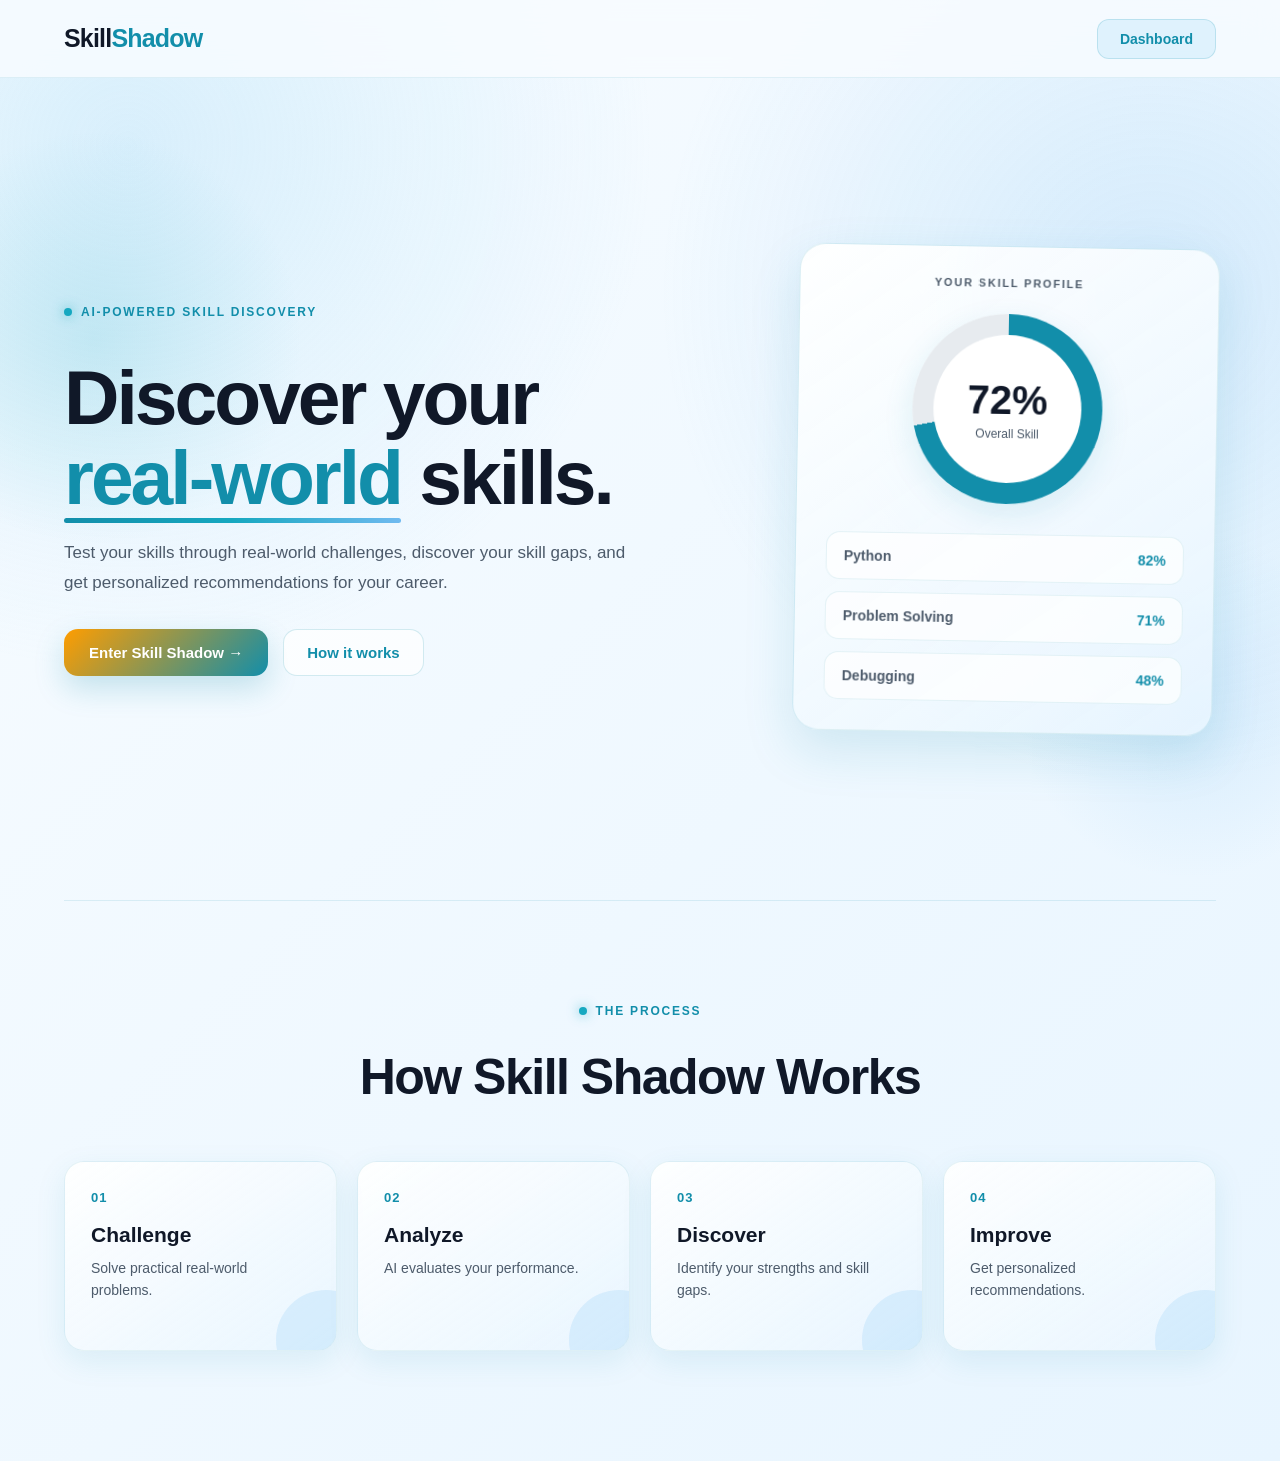
<file: frontend/index.html>
<!DOCTYPE html>
<html lang="en">
<head>
    <meta charset="UTF-8">
    <meta name="viewport" content="width=device-width, initial-scale=1.0">

    <title>Skill Shadow</title>

    <link rel="stylesheet" href="style.css">
</head>

<body>

    <!-- Navigation -->
    <nav class="topbar">

        <div class="logo">
            Skill<span>Shadow</span>
        </div>

        <a href="dashboard.html" class="nav-btn">
            Dashboard
        </a>

    </nav>


    <!-- Hero Section -->
    <main class="hero">

        <div class="hero-text">

            <p class="tag">
                AI-POWERED SKILL DISCOVERY
            </p>

            <h1>
                Discover your
                <span>real-world</span>
                skills.
            </h1>

            <p class="description">
                Test your skills through real-world challenges,
                discover your skill gaps, and get personalized
                recommendations for your career.
            </p>

            <div class="buttons">

                <a href="dashboard.html" class="primary-btn">
                    Enter Skill Shadow →
                </a>

                <a href="#how" class="secondary-btn">
                    How it works
                </a>

            </div>

        </div>


        <!-- Skill Preview Card -->
        <div class="hero-card">

            <div class="card-title">
                YOUR SKILL PROFILE
            </div>

            <div class="profile-circle">

                <strong>72%</strong>

                <small>
                    Overall Skill
                </small>

            </div>


            <div class="mini-skill">
                <span>Python</span>
                <b>82%</b>
            </div>

            <div class="mini-skill">
                <span>Problem Solving</span>
                <b>71%</b>
            </div>

            <div class="mini-skill">
                <span>Debugging</span>
                <b>48%</b>
            </div>

        </div>

    </main>


    <!-- How It Works -->
    <section id="how" class="how">

        <p class="tag">
            THE PROCESS
        </p>

        <h2>
            How Skill Shadow Works
        </h2>


        <div class="steps">

            <div class="step">
                <span>01</span>

                <h3>
                    Challenge
                </h3>

                <p>
                    Solve practical real-world problems.
                </p>
            </div>


            <div class="step">
                <span>02</span>

                <h3>
                    Analyze
                </h3>

                <p>
                    AI evaluates your performance.
                </p>
            </div>


            <div class="step">
                <span>03</span>

                <h3>
                    Discover
                </h3>

                <p>
                    Identify your strengths and skill gaps.
                </p>
            </div>


            <div class="step">
                <span>04</span>

                <h3>
                    Improve
                </h3>

                <p>
                    Get personalized recommendations.
                </p>
            </div>

        </div>

    </section>


</body>
</html>
</file>
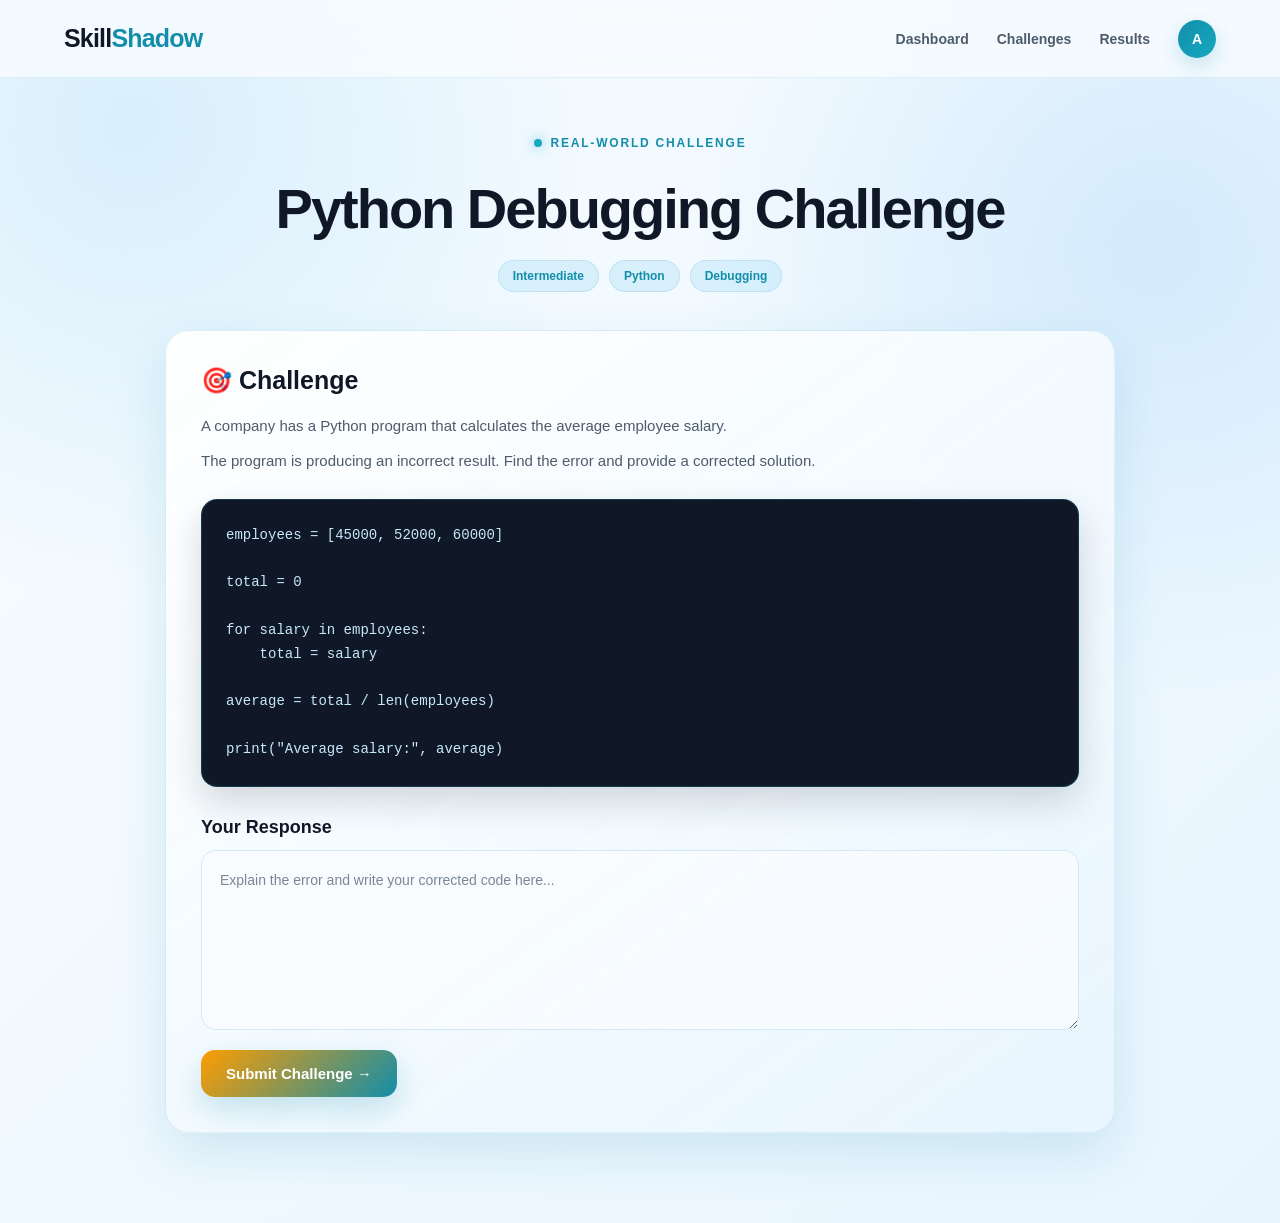
<file: frontend/challenge.html>
<!DOCTYPE html>
<html lang="en">

<head>

    <meta charset="UTF-8">

    <meta name="viewport"
          content="width=device-width, initial-scale=1.0">

    <title>
        Challenge | Skill Shadow
    </title>

    <link rel="stylesheet" href="style.css">

</head>


<body>


<nav class="topbar">

    <div class="logo">
        Skill<span>Shadow</span>
    </div>


    <div class="nav-links">

        <a href="dashboard.html">
            Dashboard
        </a>

        <a href="challenge.html">
            Challenges
        </a>

        <a href="result.html">
            Results
        </a>

        <div class="avatar">
            A
        </div>

    </div>

</nav>



<main class="challenge-page">


    <div class="challenge-header">

        <p class="tag">
            REAL-WORLD CHALLENGE
        </p>


        <h1>
            Python Debugging Challenge
        </h1>


        <div class="badges">

            <span>
                Intermediate
            </span>

            <span>
                Python
            </span>

            <span>
                Debugging
            </span>

        </div>

    </div>



    <section class="challenge-box">


        <h2>
            🎯 Challenge
        </h2>


        <p>
            A company has a Python program that calculates
            the average employee salary.
        </p>


        <p>
            The program is producing an incorrect result.
            Find the error and provide a corrected solution.
        </p>



        <!-- Code -->
        <div class="code-box">

<pre>employees = [45000, 52000, 60000]

total = 0

for salary in employees:
    total = salary

average = total / len(employees)

print("Average salary:", average)</pre>

        </div>



        <h3>
            Your Response
        </h3>


        <textarea
            id="answer"
            placeholder="Explain the error and write your corrected code here..."
        ></textarea>


        <button
            onclick="submitChallenge()"
            class="primary-btn"
        >
            Submit Challenge →
        </button>


    </section>


</main>



<script src="script.js"></script>

</body>

</html>
</file>
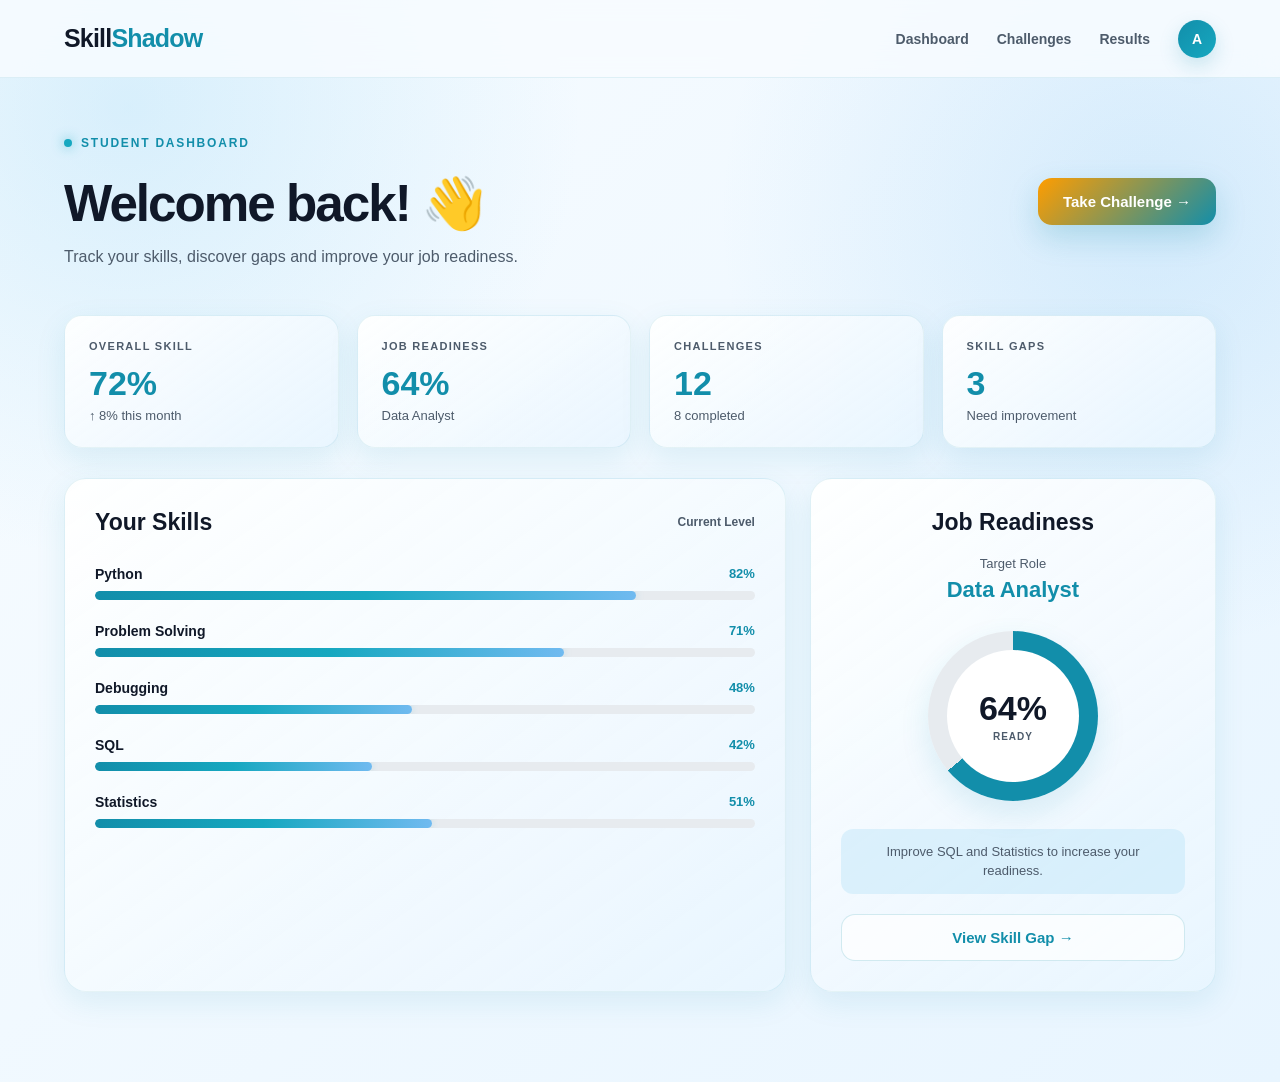
<file: frontend/dashboard.html>
<!DOCTYPE html>
<html lang="en">

<head>
    <meta charset="UTF-8">
    <meta name="viewport" content="width=device-width, initial-scale=1.0">

    <title>Dashboard | Skill Shadow</title>

    <link rel="stylesheet" href="style.css">
</head>

<body>

<nav class="topbar">

    <div class="logo">
        Skill<span>Shadow</span>
    </div>

    <div class="nav-links">

        <a href="dashboard.html">
            Dashboard
        </a>

        <a href="challenge.html">
            Challenges
        </a>

        <a href="result.html">
            Results
        </a>

        <div class="avatar">
            A
        </div>

    </div>

</nav>


<main class="dashboard">

    <!-- Welcome -->
    <section class="welcome">

        <div>

            <p class="tag">
                STUDENT DASHBOARD
            </p>

            <h1>
                Welcome back! 👋
            </h1>

            <p>
                Track your skills, discover gaps and improve
                your job readiness.
            </p>

        </div>


        <a href="challenge.html" class="primary-btn">
            Take Challenge →
        </a>

    </section>


    <!-- Statistics -->
    <section class="stats">

        <div class="stat-card">

            <small>
                OVERALL SKILL
            </small>

            <h2>
                72%
            </h2>

            <p>
                ↑ 8% this month
            </p>

        </div>


        <div class="stat-card">

            <small>
                JOB READINESS
            </small>

            <h2>
                64%
            </h2>

            <p>
                Data Analyst
            </p>

        </div>


        <div class="stat-card">

            <small>
                CHALLENGES
            </small>

            <h2>
                12
            </h2>

            <p>
                8 completed
            </p>

        </div>


        <div class="stat-card">

            <small>
                SKILL GAPS
            </small>

            <h2>
                3
            </h2>

            <p>
                Need improvement
            </p>

        </div>

    </section>


    <!-- Main Dashboard -->
    <section class="dashboard-grid">

        <!-- Skills -->
        <div class="panel">

            <div class="panel-header">

                <h2>
                    Your Skills
                </h2>

                <span>
                    Current Level
                </span>

            </div>


            <div class="skill">

                <div>
                    <span>Python</span>
                    <b>82%</b>
                </div>

                <div class="bar">
                    <div style="width:82%"></div>
                </div>

            </div>


            <div class="skill">

                <div>
                    <span>Problem Solving</span>
                    <b>71%</b>
                </div>

                <div class="bar">
                    <div style="width:71%"></div>
                </div>

            </div>


            <div class="skill">

                <div>
                    <span>Debugging</span>
                    <b>48%</b>
                </div>

                <div class="bar">
                    <div style="width:48%"></div>
                </div>

            </div>


            <div class="skill">

                <div>
                    <span>SQL</span>
                    <b>42%</b>
                </div>

                <div class="bar">
                    <div style="width:42%"></div>
                </div>

            </div>


            <div class="skill">

                <div>
                    <span>Statistics</span>
                    <b>51%</b>
                </div>

                <div class="bar">
                    <div style="width:51%"></div>
                </div>

            </div>

        </div>


        <!-- Job Readiness -->
        <div class="panel readiness">

            <h2>
                Job Readiness
            </h2>

            <p>
                Target Role
            </p>

            <h3>
                Data Analyst
            </h3>


            <div class="readiness-circle">

                <strong>
                    64%
                </strong>

                <small>
                    READY
                </small>

            </div>


            <p class="warning">
                Improve SQL and Statistics to increase
                your readiness.
            </p>


            <a href="result.html" class="secondary-btn">
                View Skill Gap →
            </a>

        </div>

    </section>

</main>

</body>
</html>
</file>
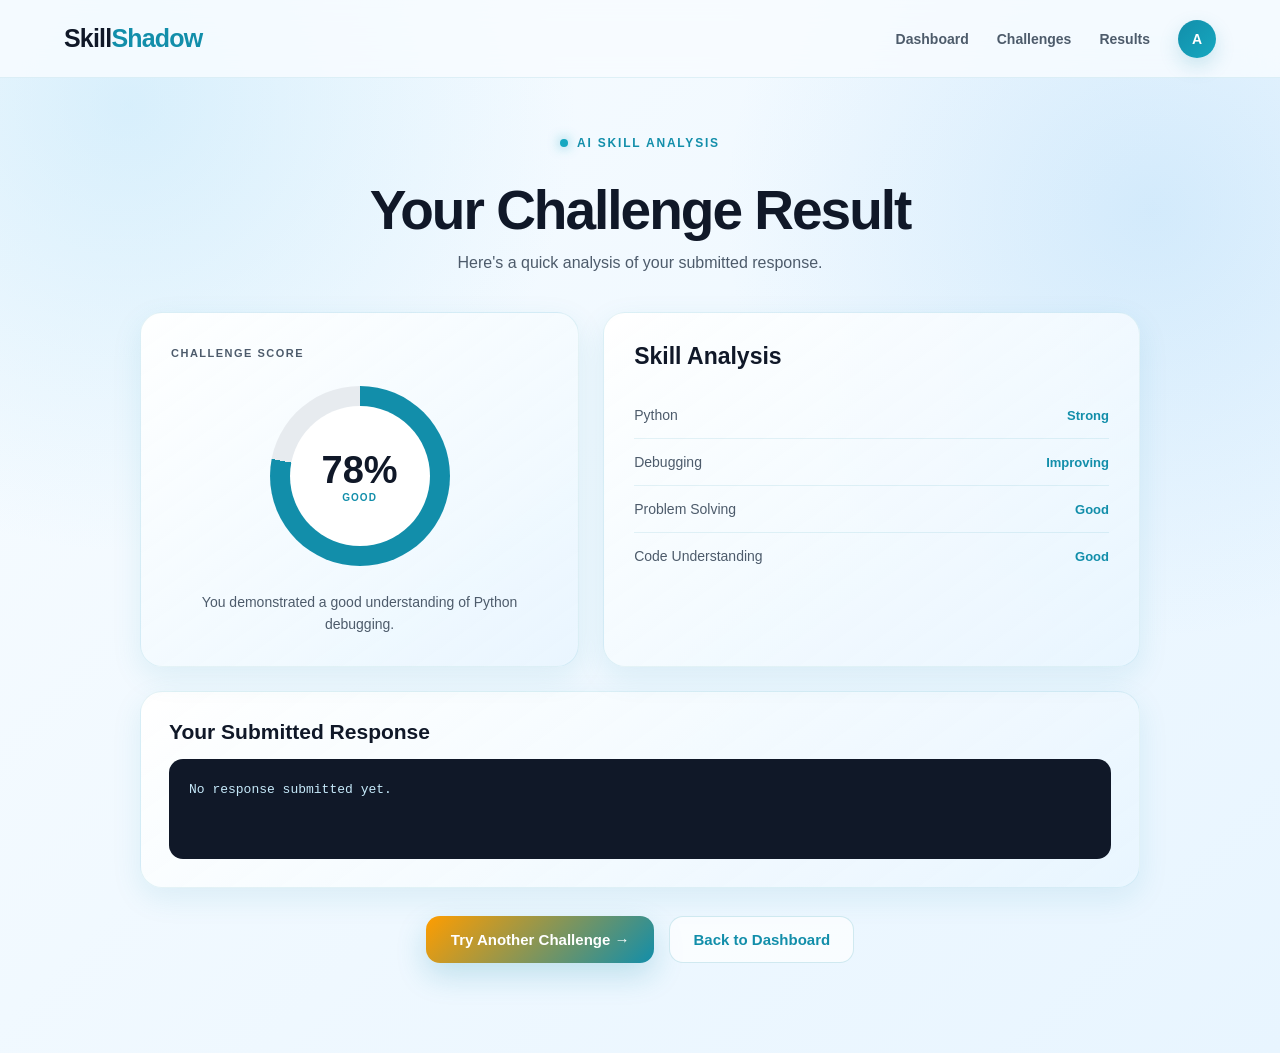
<file: frontend/result.html>
<!DOCTYPE html>
<html lang="en">

<head>

    <meta charset="UTF-8">

    <meta name="viewport"
          content="width=device-width, initial-scale=1.0">

    <title>
        Results | Skill Shadow
    </title>

    <link rel="stylesheet" href="style.css">

</head>


<body>


<nav class="topbar">

    <div class="logo">
        Skill<span>Shadow</span>
    </div>


    <div class="nav-links">

        <a href="dashboard.html">
            Dashboard
        </a>

        <a href="challenge.html">
            Challenges
        </a>

        <a href="result.html">
            Results
        </a>

        <div class="avatar">
            A
        </div>

    </div>

</nav>



<main class="result-page">


    <div class="result-header">

        <p class="tag">
            AI SKILL ANALYSIS
        </p>


        <h1>
            Your Challenge Result
        </h1>


        <p>
            Here's a quick analysis of your submitted response.
        </p>

    </div>



    <section class="result-grid">


        <!-- Score -->
        <div class="result-card score-card">

            <small>
                CHALLENGE SCORE
            </small>


            <div class="result-circle">

                <strong>
                    78%
                </strong>

                <span>
                    GOOD
                </span>

            </div>


            <p>
                You demonstrated a good understanding
                of Python debugging.
            </p>

        </div>



        <!-- Analysis -->
        <div class="result-card">

            <h2>
                Skill Analysis
            </h2>


            <div class="analysis-item">

                <span>
                    Python
                </span>

                <b>
                    Strong
                </b>

            </div>


            <div class="analysis-item">

                <span>
                    Debugging
                </span>

                <b>
                    Improving
                </b>

            </div>


            <div class="analysis-item">

                <span>
                    Problem Solving
                </span>

                <b>
                    Good
                </b>

            </div>


            <div class="analysis-item">

                <span>
                    Code Understanding
                </span>

                <b>
                    Good
                </b>

            </div>

        </div>


    </section>



    <!-- Submitted Answer -->

    <section class="submitted-answer">

        <h2>
            Your Submitted Response
        </h2>


        <div id="submittedAnswer">
            Loading your response...
        </div>

    </section>



    <div class="result-buttons">

        <a href="challenge.html"
           class="primary-btn">
            Try Another Challenge →
        </a>


        <a href="dashboard.html"
           class="secondary-btn">
            Back to Dashboard
        </a>

    </div>


</main>



<script src="script.js"></script>

</body>

</html>
</file>
<file: frontend/style.css>
/* =========================================================
   SKILL SHADOW
   PREMIUM BLUE / TEAL THEME
   ========================================================= */

:root {

    --bg-main: #F8FCFF;
    --bg-soft: #E8F5FF;

    --blue: #128EAA;
    --blue-2: #1596B5;
    --cyan: #16A8C0;

    --light-blue: #9ED8F6;
    --light-blue-2: #C6E9FA;
    --sky: #70BAF0;

    --text-main: #101828;
    --text-soft: #4D5B6B;

    --progress-bg: #E7EBEF;

    --white: #FFFFFF;

    --shadow:
        0 20px 50px rgba(18, 142, 170, 0.15);

    --shadow-soft:
        0 10px 30px rgba(18, 142, 170, 0.10);
}


/* =========================================================
   RESET
   ========================================================= */

* {
    margin: 0;
    padding: 0;
    box-sizing: border-box;
}


html {
    scroll-behavior: smooth;
}


body {

    font-family:
        Inter,
        Arial,
        Helvetica,
        sans-serif;

    color: var(--text-main);

    min-height: 100vh;

    overflow-x: hidden;

    background:

        radial-gradient(
            circle at 10% 10%,
            rgba(158, 216, 246, 0.35),
            transparent 30%
        ),

        radial-gradient(
            circle at 90% 20%,
            rgba(112, 186, 240, 0.22),
            transparent 30%
        ),

        linear-gradient(
            135deg,
            var(--bg-main),
            var(--bg-soft)
        );
}


a {
    text-decoration: none;
    color: inherit;
}


/* =========================================================
   NAVIGATION
   ========================================================= */

.topbar {

    width: 100%;
    min-height: 78px;

    padding: 0 5%;

    display: flex;

    align-items: center;

    justify-content: space-between;

    position: sticky;

    top: 0;

    z-index: 100;

    background:
        rgba(248, 252, 255, 0.82);

    backdrop-filter: blur(16px);

    -webkit-backdrop-filter: blur(16px);

    border-bottom:
        1px solid rgba(18, 142, 170, 0.10);
}


.logo {

    font-size: 25px;

    font-weight: 800;

    letter-spacing: -0.8px;

    color: var(--text-main);
}


.logo span {
    color: var(--blue);
}


/* Navigation links */

.nav-links {

    display: flex;

    align-items: center;

    gap: 28px;
}


.nav-links a {

    color: var(--text-soft);

    font-size: 14px;

    font-weight: 700;

    transition:
        color 0.25s ease,
        transform 0.25s ease;
}


.nav-links a:hover {

    color: var(--blue);

    transform:
        translateY(-2px);
}


/* Avatar */

.avatar {

    width: 38px;
    height: 38px;

    display: flex;

    align-items: center;
    justify-content: center;

    border-radius: 50%;

    background:
        linear-gradient(
            135deg,
            var(--blue),
            var(--cyan)
        );

    color: white;

    font-size: 14px;

    font-weight: 800;

    box-shadow:
        0 8px 20px rgba(18, 142, 170, 0.20);
}


/* Intro page dashboard button */

.nav-btn {

    padding: 11px 22px;

    border-radius: 12px;

    font-size: 14px;

    font-weight: 700;

    color: var(--blue);

    background:
        rgba(198, 233, 250, 0.45);

    border:
        1px solid rgba(18, 142, 170, 0.18);

    transition:
        background 0.25s ease,
        transform 0.25s ease,
        box-shadow 0.25s ease;
}


.nav-btn:hover {

    background:
        var(--light-blue-2);

    transform:
        translateY(-2px);

    box-shadow:
        0 8px 20px rgba(18, 142, 170, 0.12);
}


/* =========================================================
   INTRO HERO
   ========================================================= */

.hero {

    width: 90%;

    max-width: 1200px;

    margin: 0 auto;

    min-height:
        calc(100vh - 78px);

    display: grid;

    grid-template-columns:
        minmax(0, 1fr)
        minmax(360px, 420px);

    align-items: center;

    gap: 80px;

    padding: 70px 0;

    position: relative;
}


.hero-text {

    position: relative;

    z-index: 2;

    max-width: 620px;

    animation:
        heroTextIn 0.8s ease-out both;
}


@keyframes heroTextIn {

    from {

        opacity: 0;

        transform:
            translateX(-25px);
    }

    to {

        opacity: 1;

        transform:
            translateX(0);
    }
}


.hero::before {

    content: "";

    position: absolute;

    width: 420px;
    height: 420px;

    left: -180px;
    top: 50px;

    background:
        radial-gradient(
            circle,
            rgba(22, 168, 192, 0.16),
            transparent 70%
        );

    border-radius: 50%;

    pointer-events: none;
}


.hero::after {

    content: "";

    position: absolute;

    width: 350px;
    height: 350px;

    right: -150px;
    bottom: 20px;

    background:
        radial-gradient(
            circle,
            rgba(112, 186, 240, 0.18),
            transparent 70%
        );

    border-radius: 50%;

    pointer-events: none;
}


/* =========================================================
   TAG
   ========================================================= */

.tag {

    display: inline-flex;

    align-items: center;

    gap: 9px;

    color: var(--blue);

    font-size: 12px;

    font-weight: 800;

    letter-spacing: 1.8px;

    margin-bottom: 18px;
}


.tag::before {

    content: "";

    width: 8px;
    height: 8px;

    border-radius: 50%;

    background: var(--cyan);

    box-shadow:
        0 0 12px rgba(22, 168, 192, 0.7);
}


/* =========================================================
   INTRO HEADING
   ========================================================= */

.hero h1 {

    margin: 20px 0;

    font-size:
        clamp(48px, 6vw, 78px);

    line-height: 1.05;

    letter-spacing: -3px;

    font-weight: 850;

    color: var(--text-main);

    max-width: 700px;
}


.hero h1 span {

    color: var(--blue);

    position: relative;

    display: inline-block;
}


.hero h1 span::after {

    content: "";

    position: absolute;

    left: 0;

    bottom: -5px;

    width: 100%;

    height: 5px;

    border-radius: 10px;

    background:
        linear-gradient(
            90deg,
            var(--blue),
            var(--cyan),
            var(--sky)
        );
}


.description {

    max-width: 570px;

    color: var(--text-soft);

    font-size: 17px;

    line-height: 1.75;

    margin-bottom: 32px;
}


/* =========================================================
   BUTTONS
   ========================================================= */

.buttons {

    display: flex;

    align-items: center;

    gap: 15px;

    flex-wrap: wrap;
}


.primary-btn {

    display: inline-flex;

    align-items: center;

    justify-content: center;

    padding: 15px 25px;

    border-radius: 14px;

    color: var(--white);

    font-size: 15px;

    font-weight: 800;

    background:
        linear-gradient(
            135deg,
            #FF9D00,
            var(--blue)
        );

    box-shadow:
        0 12px 30px rgba(18, 142, 170, 0.22);

    border: none;

    cursor: pointer;

    transition:
        transform 0.25s ease,
        box-shadow 0.25s ease;
}


.primary-btn:hover {

    transform:
        translateY(-4px);

    box-shadow:
        0 18px 35px rgba(18, 142, 170, 0.28);
}


.secondary-btn {

    display: inline-flex;

    align-items: center;

    justify-content: center;

    padding: 14px 23px;

    border-radius: 14px;

    color: var(--blue);

    font-size: 15px;

    font-weight: 700;

    background:
        rgba(255, 255, 255, 0.7);

    border:
        1px solid rgba(18, 142, 170, 0.18);

    transition:
        background 0.25s ease,
        transform 0.25s ease,
        box-shadow 0.25s ease;
}


.secondary-btn:hover {

    background:
        var(--light-blue-2);

    transform:
        translateY(-3px);

    box-shadow:
        0 10px 25px rgba(18, 142, 170, 0.10);
}


/* =========================================================
   INTRO SKILL CARD
   ========================================================= */

.hero-card {

    position: relative;

    z-index: 2;

    width: 100%;

    max-width: 420px;

    margin: 0 auto;

    padding: 30px;

    border-radius: 26px;

    background:
        linear-gradient(
            145deg,
            rgba(255,255,255,0.95),
            rgba(232,245,255,0.88)
        );

    border:
        1px solid rgba(18, 142, 170, 0.14);

    box-shadow:
        var(--shadow);

    transform:
        rotate(1deg);

    transition:
        transform 0.35s ease,
        box-shadow 0.35s ease;

    animation:
        cardIn 0.9s ease-out both;
}


@keyframes cardIn {

    from {

        opacity: 0;

        transform:
            translateX(30px)
            rotate(4deg);
    }

    to {

        opacity: 1;

        transform:
            translateX(0)
            rotate(1deg);
    }
}


.hero-card:hover {

    transform:
        translateY(-8px)
        rotate(0deg);

    box-shadow:
        0 30px 65px rgba(18, 142, 170, 0.18);
}


.card-title {

    text-align: center;

    color: var(--text-soft);

    font-size: 11px;

    font-weight: 800;

    letter-spacing: 1.8px;

    margin-bottom: 25px;
}


/* Profile circle */

.profile-circle {

    width: 190px;
    height: 190px;

    margin:
        0 auto 30px;

    border-radius: 50%;

    display: flex;

    align-items: center;

    justify-content: center;

    flex-direction: column;

    position: relative;

    background:
        conic-gradient(
            var(--blue) 0deg 259deg,
            var(--progress-bg) 259deg 360deg
        );

    box-shadow:
        0 10px 30px rgba(18, 142, 170, 0.12);
}


.profile-circle::before {

    content: "";

    position: absolute;

    width: 148px;
    height: 148px;

    border-radius: 50%;

    background:
        var(--white);
}


.profile-circle strong,
.profile-circle small {

    position: relative;

    z-index: 1;
}


.profile-circle strong {

    font-size: 40px;

    font-weight: 850;

    color: var(--text-main);
}


.profile-circle small {

    margin-top: 4px;

    font-size: 12px;

    color: var(--text-soft);
}


/* Mini skills */

.mini-skill {

    display: flex;

    align-items: center;

    justify-content: space-between;

    padding: 15px 17px;

    margin-top: 12px;

    border-radius: 14px;

    background:
        rgba(255,255,255,0.7);

    border:
        1px solid rgba(18,142,170,0.10);

    transition:
        background 0.25s ease,
        transform 0.25s ease,
        box-shadow 0.25s ease;
}


.mini-skill:hover {

    background:
        var(--light-blue-2);

    transform:
        translateX(5px);

    box-shadow:
        0 8px 20px rgba(18,142,170,0.08);
}


.mini-skill span {

    color: var(--text-soft);

    font-size: 14px;

    font-weight: 600;
}


.mini-skill b {

    color: var(--blue);

    font-size: 14px;

    font-weight: 800;
}


/* =========================================================
   HOW IT WORKS
   ========================================================= */

.how {

    width: 90%;

    max-width: 1200px;

    margin: 0 auto;

    padding: 100px 0 110px;

    border-top:
        1px solid rgba(18,142,170,0.12);

    text-align: center;
}


.how h2 {

    margin-top: 12px;

    margin-bottom: 55px;

    font-size:
        clamp(32px, 4vw, 50px);

    letter-spacing: -1.5px;

    color: var(--text-main);
}


.steps {

    display: grid;

    grid-template-columns:
        repeat(4, minmax(0, 1fr));

    gap: 20px;
}


.step {

    position: relative;

    overflow: hidden;

    text-align: left;

    min-height: 190px;

    padding: 26px;

    border-radius: 20px;

    background:
        linear-gradient(
            145deg,
            rgba(255,255,255,0.9),
            rgba(232,245,255,0.75)
        );

    border:
        1px solid rgba(18,142,170,0.10);

    box-shadow:
        var(--shadow-soft);

    transition:
        transform 0.3s ease,
        box-shadow 0.3s ease;
}


.step:hover {

    transform:
        translateY(-8px);

    box-shadow:
        0 20px 40px rgba(18,142,170,0.14);
}


.step::after {

    content: "";

    position: absolute;

    width: 100px;
    height: 100px;

    right: -40px;
    bottom: -40px;

    border-radius: 50%;

    background:
        rgba(112,186,240,0.18);

    transition:
        transform 0.3s ease;
}


.step:hover::after {

    transform:
        scale(1.3);
}


.step > span {

    display: inline-block;

    color: var(--blue);

    font-size: 13px;

    font-weight: 800;

    letter-spacing: 1px;

    margin-bottom: 18px;
}


.step h3 {

    font-size: 21px;

    margin-bottom: 10px;

    color: var(--text-main);
}


.step p {

    color: var(--text-soft);

    font-size: 14px;

    line-height: 1.6;
}


/* =========================================================
   DASHBOARD
   ========================================================= */

.dashboard {

    width: 90%;

    max-width: 1200px;

    margin: 0 auto;

    padding: 55px 0 90px;
}


.welcome {

    display: flex;

    align-items: center;

    justify-content: space-between;

    gap: 30px;

    margin-bottom: 45px;
}


.welcome h1 {

    font-size:
        clamp(36px, 4vw, 52px);

    line-height: 1.1;

    letter-spacing: -2px;

    margin:
        8px 0 12px;

    color: var(--text-main);
}


.welcome p:not(.tag) {

    color: var(--text-soft);

    font-size: 16px;

    line-height: 1.6;
}


/* Statistics */

.stats {

    display: grid;

    grid-template-columns:
        repeat(4, minmax(0, 1fr));

    gap: 18px;

    margin-bottom: 30px;
}


.stat-card {

    padding: 24px;

    border-radius: 18px;

    background:
        linear-gradient(
            145deg,
            rgba(255,255,255,0.92),
            rgba(232,245,255,0.82)
        );

    border:
        1px solid rgba(18,142,170,0.10);

    box-shadow:
        var(--shadow-soft);

    transition:
        transform 0.3s ease,
        box-shadow 0.3s ease;
}


.stat-card:hover {

    transform:
        translateY(-5px);

    box-shadow:
        0 18px 35px rgba(18,142,170,0.14);
}


.stat-card small {

    display: block;

    color: var(--text-soft);

    font-size: 11px;

    font-weight: 800;

    letter-spacing: 1.3px;

    margin-bottom: 12px;
}


.stat-card h2 {

    font-size: 34px;

    color: var(--blue);

    margin-bottom: 5px;
}


.stat-card p {

    color: var(--text-soft);

    font-size: 13px;
}


/* Dashboard grid */

.dashboard-grid {

    display: grid;

    grid-template-columns:
        minmax(0, 1.6fr)
        minmax(300px, 0.9fr);

    gap: 24px;

    align-items: stretch;
}


/* Panels */

.panel {

    padding: 30px;

    border-radius: 22px;

    background:
        linear-gradient(
            145deg,
            rgba(255,255,255,0.94),
            rgba(232,245,255,0.82)
        );

    border:
        1px solid rgba(18,142,170,0.11);

    box-shadow:
        var(--shadow-soft);
}


.panel-header {

    display: flex;

    align-items: center;

    justify-content: space-between;

    margin-bottom: 30px;
}


.panel-header h2,
.panel > h2 {

    font-size: 23px;

    color: var(--text-main);
}


.panel-header span {

    color: var(--text-soft);

    font-size: 12px;

    font-weight: 700;
}


/* Skills */

.skill {

    margin-bottom: 23px;
}


.skill:last-child {
    margin-bottom: 0;
}


.skill > div:first-child {

    display: flex;

    justify-content: space-between;

    align-items: center;

    margin-bottom: 9px;
}


.skill > div:first-child span {

    color: var(--text-main);

    font-size: 14px;

    font-weight: 650;
}


.skill > div:first-child b {

    color: var(--blue);

    font-size: 13px;
}


/* Progress */

.bar {

    width: 100%;

    height: 9px;

    border-radius: 20px;

    background:
        var(--progress-bg);

    overflow: hidden;
}


.bar div {

    height: 100%;

    border-radius: inherit;

    background:
        linear-gradient(
            90deg,
            var(--blue),
            var(--cyan),
            var(--sky)
        );

    box-shadow:
        0 0 10px rgba(22,168,192,0.18);

    transition:
        width 0.8s ease;
}


/* Readiness */

.readiness {

    text-align: center;
}


.readiness > p {

    color: var(--text-soft);

    font-size: 13px;

    margin-top: 20px;
}


.readiness h3 {

    font-size: 22px;

    color: var(--blue);

    margin-top: 6px;
}


.readiness-circle {

    width: 170px;

    height: 170px;

    margin: 28px auto;

    border-radius: 50%;

    display: flex;

    align-items: center;

    justify-content: center;

    flex-direction: column;

    position: relative;

    background:
        conic-gradient(
            var(--blue) 0deg 230deg,
            var(--progress-bg) 230deg 360deg
        );

    box-shadow:
        0 12px 30px rgba(18,142,170,0.12);
}


.readiness-circle::before {

    content: "";

    position: absolute;

    width: 132px;

    height: 132px;

    border-radius: 50%;

    background:
        white;
}


.readiness-circle strong,
.readiness-circle small {

    position: relative;

    z-index: 1;
}


.readiness-circle strong {

    font-size: 34px;

    color: var(--text-main);
}


.readiness-circle small {

    color: var(--text-soft);

    font-size: 10px;

    font-weight: 800;

    letter-spacing: 1px;

    margin-top: 3px;
}


.warning {

    padding: 13px 16px;

    border-radius: 12px;

    background:
        rgba(198,233,250,0.55);

    color: var(--text-soft) !important;

    font-size: 13px !important;

    line-height: 1.5;

    margin-bottom: 20px;
}


.readiness .secondary-btn {
    width: 100%;
}


/* =========================================================
   CHALLENGE
   ========================================================= */

.challenge-page {

    width: 90%;

    max-width: 950px;

    margin: 0 auto;

    padding: 55px 0 90px;
}


.challenge-header {

    text-align: center;

    margin-bottom: 38px;
}


.challenge-header h1 {

    font-size:
        clamp(36px, 5vw, 56px);

    line-height: 1.1;

    letter-spacing: -2px;

    color: var(--text-main);

    margin:
        10px 0 20px;
}


.badges {

    display: flex;

    justify-content: center;

    align-items: center;

    gap: 10px;

    flex-wrap: wrap;
}


.badges span {

    padding: 8px 14px;

    border-radius: 30px;

    background:
        rgba(198,233,250,0.60);

    border:
        1px solid rgba(18,142,170,0.13);

    color: var(--blue);

    font-size: 12px;

    font-weight: 750;
}


/* Challenge box */

.challenge-box {

    padding: 35px;

    border-radius: 24px;

    background:
        linear-gradient(
            145deg,
            rgba(255,255,255,0.96),
            rgba(232,245,255,0.88)
        );

    border:
        1px solid rgba(18,142,170,0.12);

    box-shadow:
        var(--shadow);
}


.challenge-box h2 {

    color: var(--text-main);

    font-size: 25px;

    margin-bottom: 18px;
}


.challenge-box > p {

    color: var(--text-soft);

    font-size: 15px;

    line-height: 1.7;

    margin-bottom: 10px;
}


/* =========================================================
   CODE BOX
   ========================================================= */

.code-box {

    margin:
        25px 0 30px;

    width: 100%;

    overflow-x: auto;

    border-radius: 16px;

    background:
        #101828;

    border:
        1px solid rgba(22,168,192,0.25);

    box-shadow:
        0 15px 35px rgba(16,24,40,0.16);
}


.code-box pre {

    margin: 0;

    padding: 24px;

    color:
        #C6E9FA;

    font-family:
        Consolas,
        "Courier New",
        monospace;

    font-size: 14px;

    line-height: 1.7;

    white-space: pre;

    text-align: left;
}


/* Response */

.challenge-box h3 {

    color: var(--text-main);

    font-size: 18px;

    margin-bottom: 12px;
}


.challenge-box textarea {

    display: block;

    width: 100%;

    min-height: 180px;

    resize: vertical;

    padding: 18px;

    border-radius: 15px;

    border:
        1px solid rgba(18,142,170,0.16);

    background:
        rgba(248,252,255,0.85);

    color: var(--text-main);

    font-family:
        Inter,
        Arial,
        sans-serif;

    font-size: 14px;

    line-height: 1.6;

    outline: none;

    margin-bottom: 20px;

    transition:
        border 0.25s ease,
        box-shadow 0.25s ease;
}


.challenge-box textarea:focus {

    border-color:
        var(--blue);

    box-shadow:
        0 0 0 4px rgba(18,142,170,0.10);
}


.challenge-box textarea::placeholder {

    color:
        #7A8794;
}


/* =========================================================
   RESULT PAGE
   ========================================================= */

.result-page {

    width: 90%;

    max-width: 1000px;

    margin: 0 auto;

    padding: 55px 0 90px;
}


.result-header {

    text-align: center;

    margin-bottom: 40px;
}


.result-header h1 {

    font-size:
        clamp(36px, 5vw, 55px);

    letter-spacing: -2px;

    margin:
        10px 0 12px;
}


.result-header > p:last-child {

    color: var(--text-soft);

    font-size: 16px;
}


/* Result cards */

.result-grid {

    display: grid;

    grid-template-columns:
        0.9fr 1.1fr;

    gap: 24px;

    margin-bottom: 24px;
}


.result-card {

    padding: 30px;

    border-radius: 22px;

    background:
        linear-gradient(
            145deg,
            rgba(255,255,255,0.94),
            rgba(232,245,255,0.84)
        );

    border:
        1px solid rgba(18,142,170,0.11);

    box-shadow:
        var(--shadow-soft);
}


.result-card > small {

    color: var(--text-soft);

    font-size: 11px;

    font-weight: 800;

    letter-spacing: 1.5px;
}


.result-circle {

    width: 180px;

    height: 180px;

    margin: 25px auto;

    border-radius: 50%;

    display: flex;

    align-items: center;

    justify-content: center;

    flex-direction: column;

    position: relative;

    background:
        conic-gradient(
            var(--blue) 0deg 281deg,
            var(--progress-bg) 281deg 360deg
        );
}


.result-circle::before {

    content: "";

    position: absolute;

    width: 140px;

    height: 140px;

    border-radius: 50%;

    background:
        white;
}


.result-circle strong,
.result-circle span {

    position: relative;

    z-index: 1;
}


.result-circle strong {

    font-size: 38px;

    color: var(--text-main);
}


.result-circle span {

    color: var(--blue);

    font-size: 10px;

    font-weight: 800;

    letter-spacing: 1px;
}


.score-card > p {

    text-align: center;

    color: var(--text-soft);

    font-size: 14px;

    line-height: 1.6;
}


.result-card h2 {

    margin-bottom: 22px;

    font-size: 23px;
}


.analysis-item {

    display: flex;

    align-items: center;

    justify-content: space-between;

    padding: 15px 0;

    border-bottom:
        1px solid rgba(18,142,170,0.10);
}


.analysis-item:last-child {
    border-bottom: none;
}


.analysis-item span {

    color: var(--text-soft);

    font-size: 14px;
}


.analysis-item b {

    color: var(--blue);

    font-size: 13px;
}


/* Submitted answer */

.submitted-answer {

    padding: 28px;

    border-radius: 22px;

    background:
        linear-gradient(
            145deg,
            rgba(255,255,255,0.94),
            rgba(232,245,255,0.84)
        );

    border:
        1px solid rgba(18,142,170,0.11);

    box-shadow:
        var(--shadow-soft);

    margin-bottom: 28px;
}


.submitted-answer h2 {

    font-size: 21px;

    margin-bottom: 15px;
}


#submittedAnswer {

    white-space: pre-wrap;

    padding: 20px;

    min-height: 100px;

    border-radius: 14px;

    background:
        #101828;

    color:
        #C6E9FA;

    font-family:
        Consolas,
        "Courier New",
        monospace;

    font-size: 13px;

    line-height: 1.7;

    overflow-x: auto;
}


.result-buttons {

    display: flex;

    justify-content: center;

    gap: 15px;

    flex-wrap: wrap;
}


/* =========================================================
   RESPONSIVE
   ========================================================= */

@media (max-width: 1000px) {

    .hero {

        grid-template-columns: 1fr;

        gap: 55px;

        text-align: center;

        padding-top: 55px;
    }


    .hero-text {

        max-width: 700px;

        margin: 0 auto;
    }


    .description {

        margin-left: auto;

        margin-right: auto;
    }


    .buttons {

        justify-content: center;
    }


    .hero-card {

        max-width: 430px;
    }


    .steps {

        grid-template-columns:
            repeat(2, minmax(0, 1fr));
    }


    .stats {

        grid-template-columns:
            repeat(2, minmax(0, 1fr));
    }


    .dashboard-grid {

        grid-template-columns: 1fr;
    }


    .result-grid {

        grid-template-columns: 1fr;
    }
}


/* =========================================================
   MOBILE
   ========================================================= */

@media (max-width: 650px) {

    .topbar {

        min-height: 70px;

        padding:
            14px 5%;

        gap: 12px;
    }


    .logo {
        font-size: 21px;
    }


    .nav-links {

        gap: 10px;
    }


    .nav-links a {

        font-size: 12px;
    }


    .avatar {

        width: 32px;

        height: 32px;
    }


    .nav-btn {

        padding:
            9px 15px;

        font-size: 13px;
    }


    /* Intro */

    .hero {

        width: 90%;

        min-height: auto;

        padding:
            60px 0 80px;

        gap: 50px;
    }


    .hero h1 {

        font-size: 45px;

        letter-spacing: -2px;
    }


    .description {

        font-size: 15px;

        line-height: 1.65;
    }


    .buttons {

        flex-direction: column;

        width: 100%;
    }


    .primary-btn,
    .secondary-btn {

        width: 100%;
    }


    .hero-card {

        padding: 25px;

        border-radius: 22px;

        transform: none;
    }


    .hero-card:hover {

        transform:
            translateY(-5px);
    }


    .profile-circle {

        width: 165px;

        height: 165px;
    }


    .profile-circle::before {

        width: 128px;

        height: 128px;
    }


    .profile-circle strong {

        font-size: 34px;
    }


    .how {

        padding:
            75px 0 80px;
    }


    .how h2 {

        margin-bottom: 40px;
    }


    .steps {

        grid-template-columns: 1fr;
    }


    /* Dashboard */

    .dashboard {

        width: 90%;

        padding:
            40px 0 70px;
    }


    .welcome {

        flex-direction: column;

        align-items: flex-start;

        gap: 22px;
    }


    .welcome h1 {

        font-size: 36px;
    }


    .welcome .primary-btn {

        width: 100%;
    }


    .stats {

        grid-template-columns: 1fr;

        gap: 14px;
    }


    .panel {

        padding: 23px;
    }


    .panel-header {

        align-items: flex-start;

        gap: 10px;
    }


    /* Challenge */

    .challenge-page {

        width: 90%;

        padding:
            40px 0 70px;
    }


    .challenge-header h1 {

        font-size: 38px;
    }


    .challenge-box {

        padding: 23px;
    }


    .code-box pre {

        padding: 18px;

        font-size: 12px;
    }


    .challenge-box .primary-btn {

        width: 100%;
    }


    /* Results */

    .result-page {

        width: 90%;

        padding:
            40px 0 70px;
    }


    .result-card,
    .submitted-answer {

        padding: 23px;
    }


    .result-buttons {

        flex-direction: column;
    }


    .result-buttons .primary-btn,
    .result-buttons .secondary-btn {

        width: 100%;
    }
}


/* =========================================================
   VERY SMALL SCREENS
   ========================================================= */

@media (max-width: 400px) {

    .nav-links {

        gap: 7px;
    }


    .nav-links a {

        font-size: 11px;
    }


    .hero h1 {

        font-size: 39px;
    }


    .hero {

        width: 88%;
    }


    .hero-card {

        padding: 20px;
    }


    .mini-skill {

        padding: 13px;
    }


    .challenge-header h1 {

        font-size: 33px;
    }


    .challenge-box {

        padding: 18px;
    }
}
</file>
